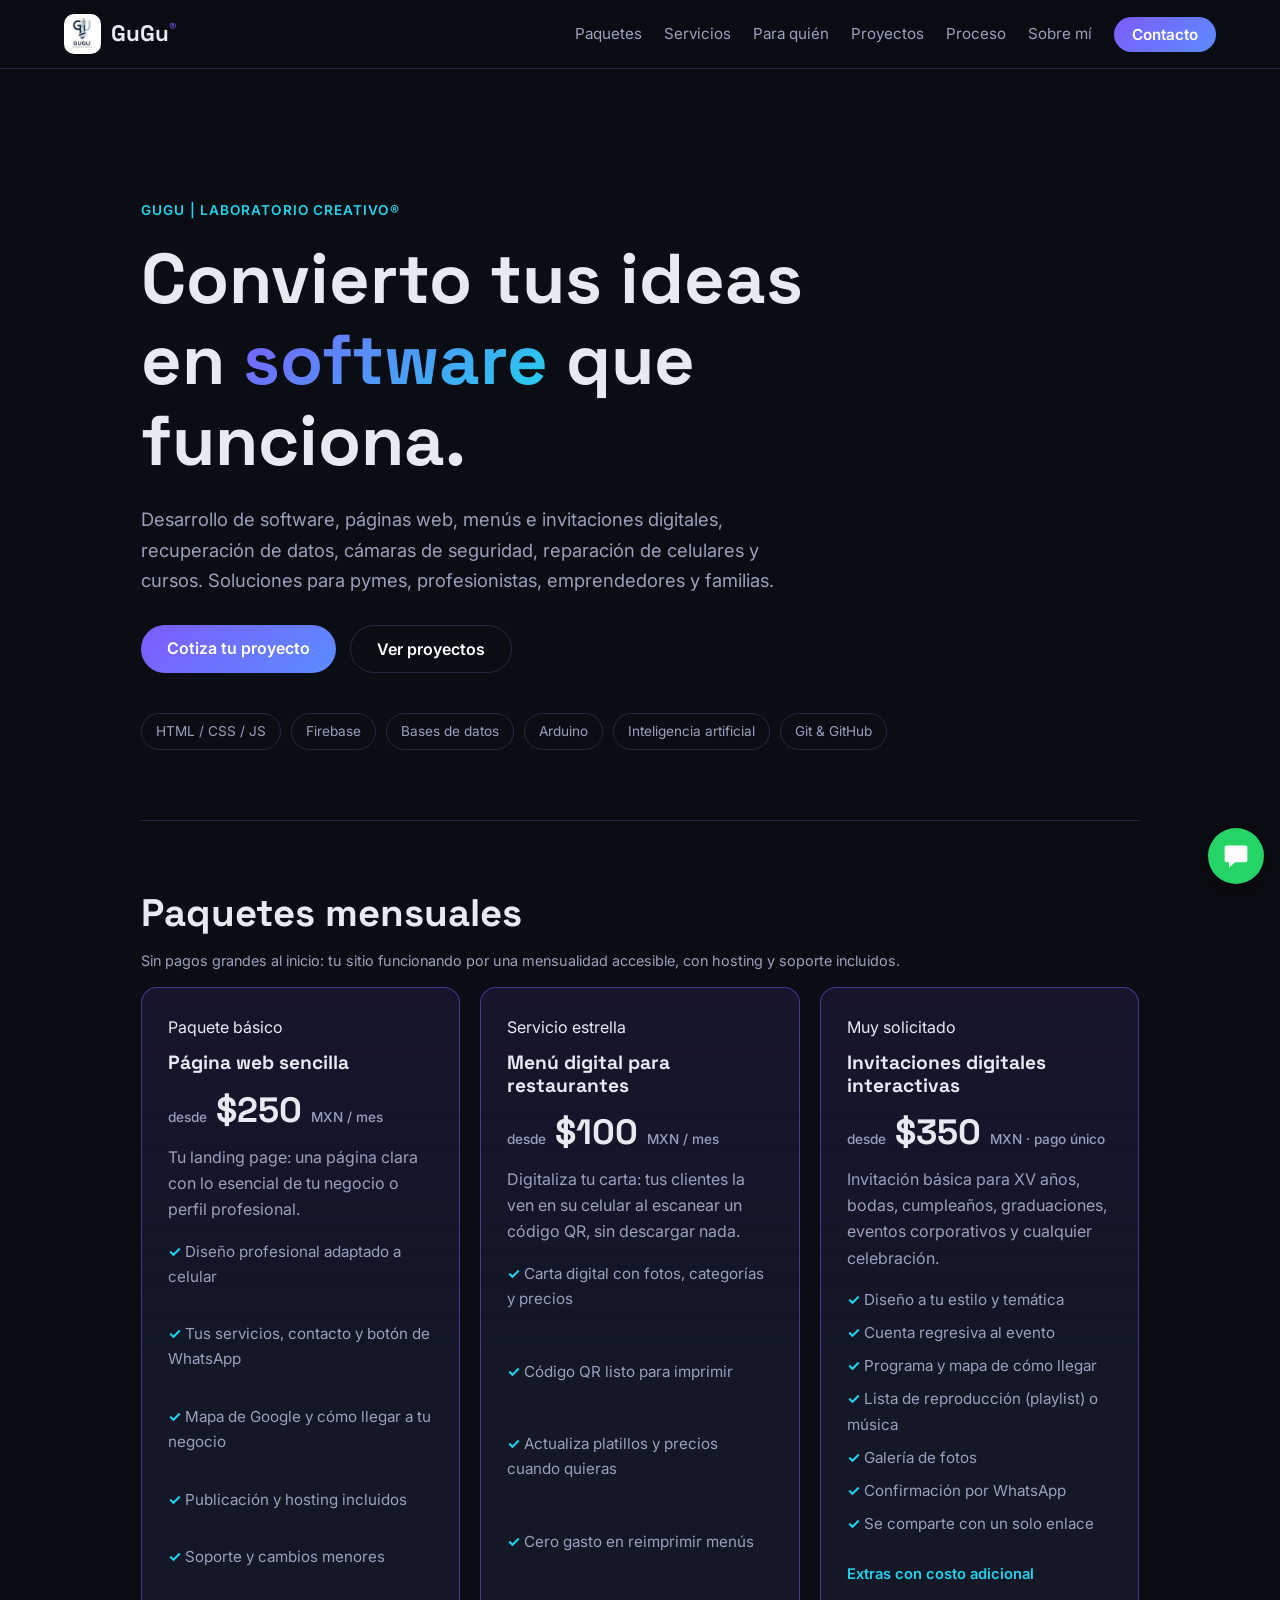
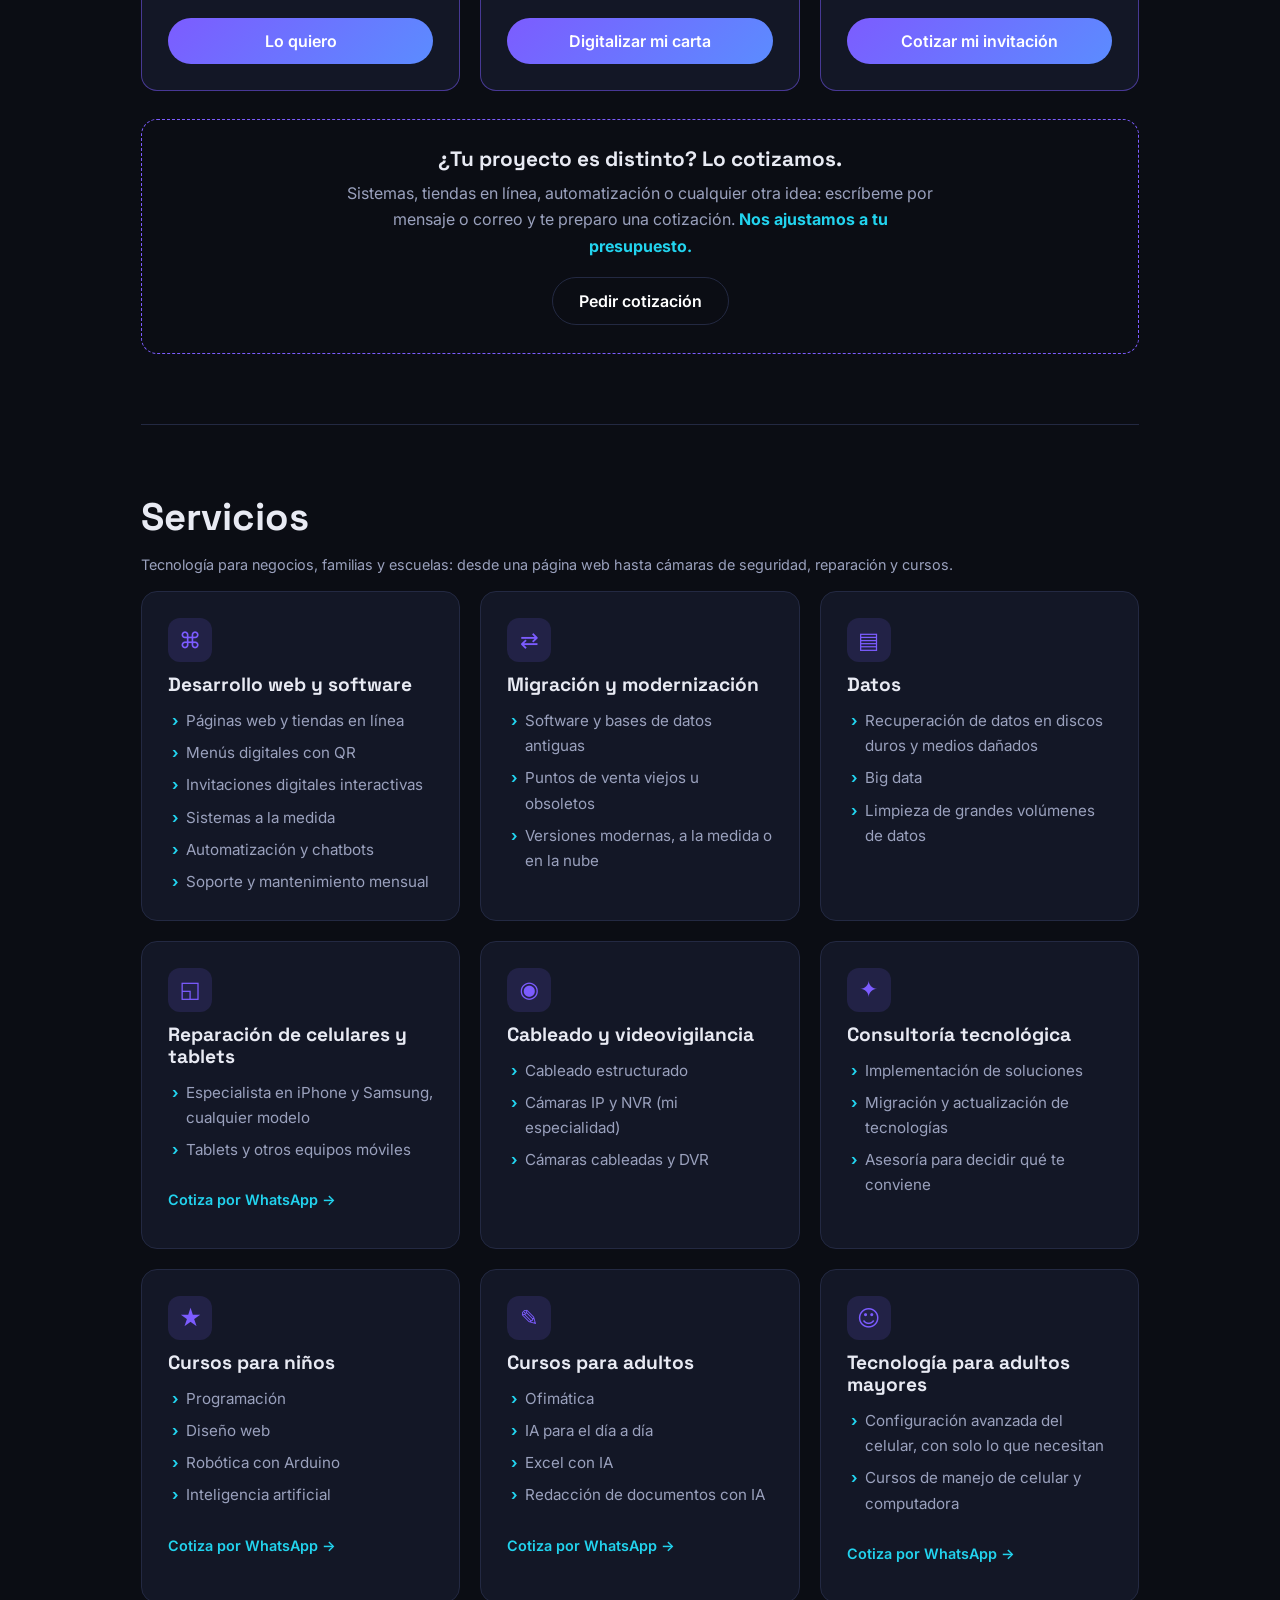
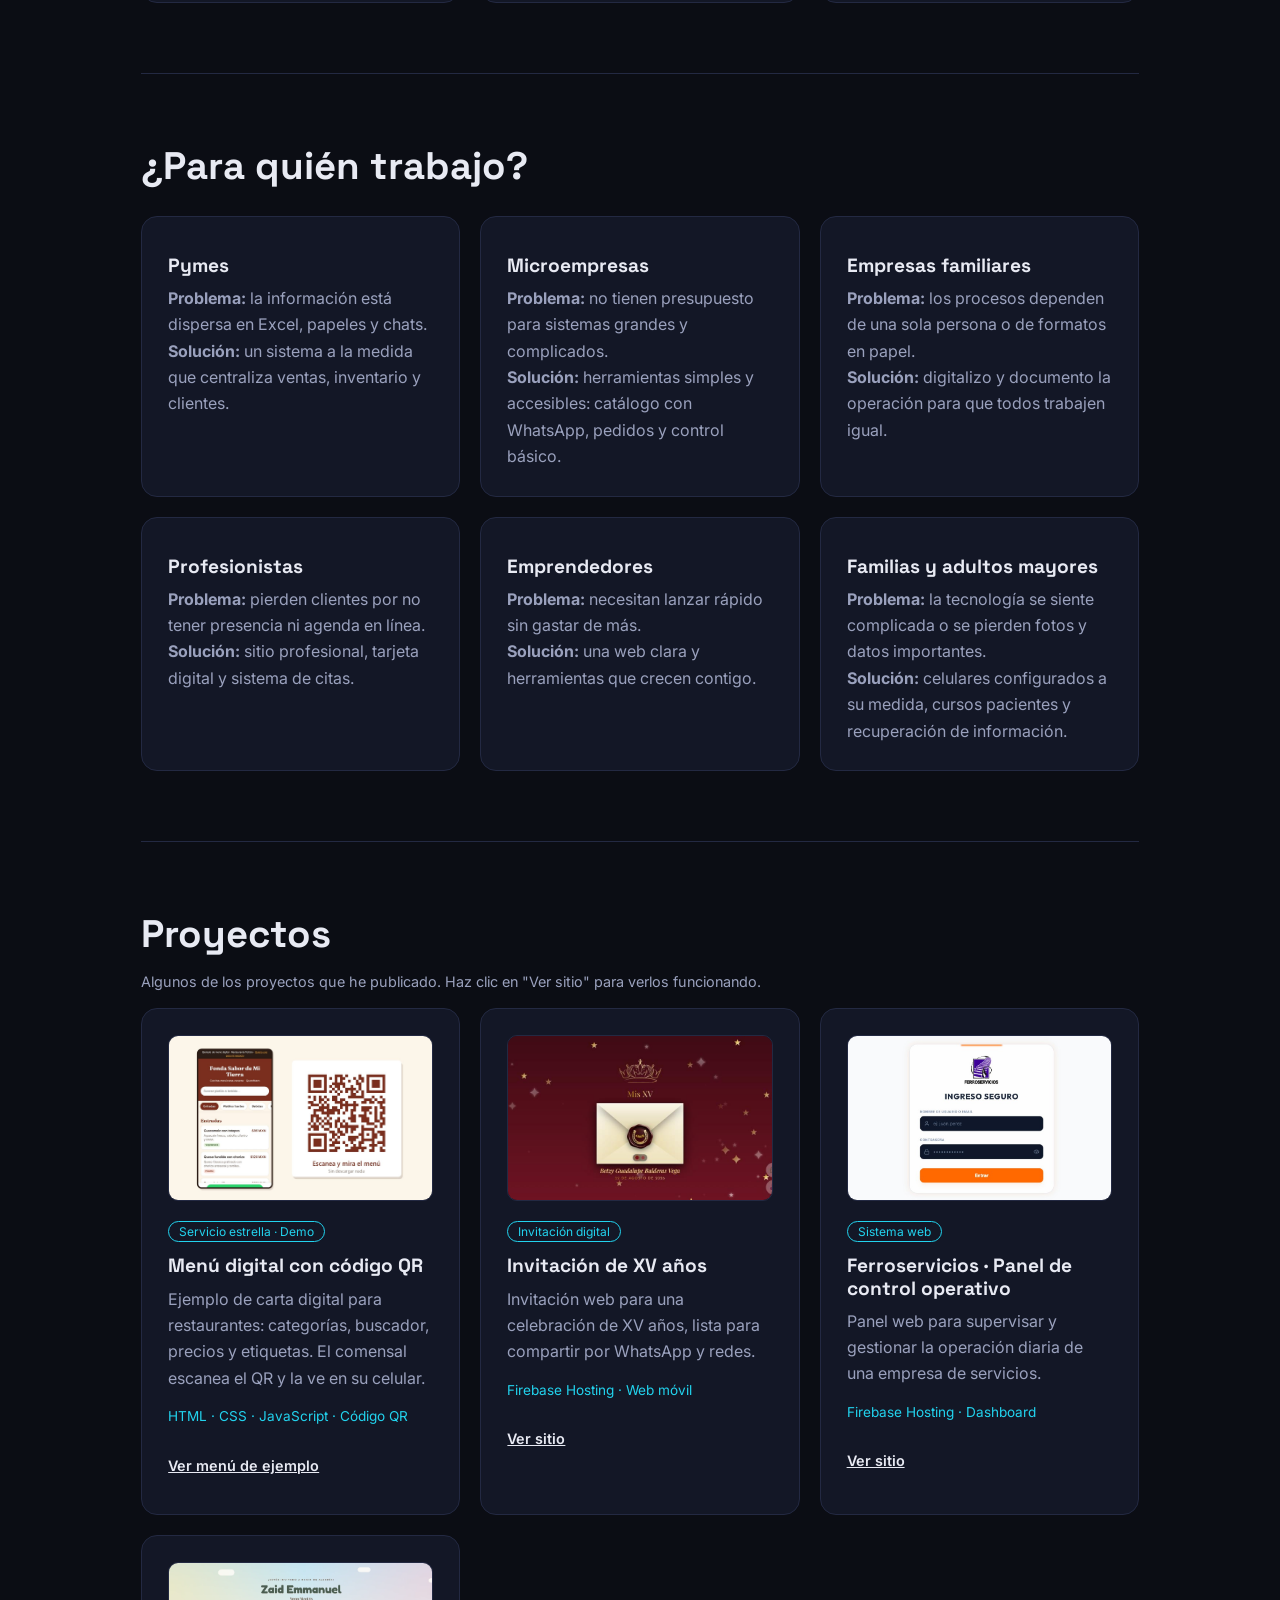
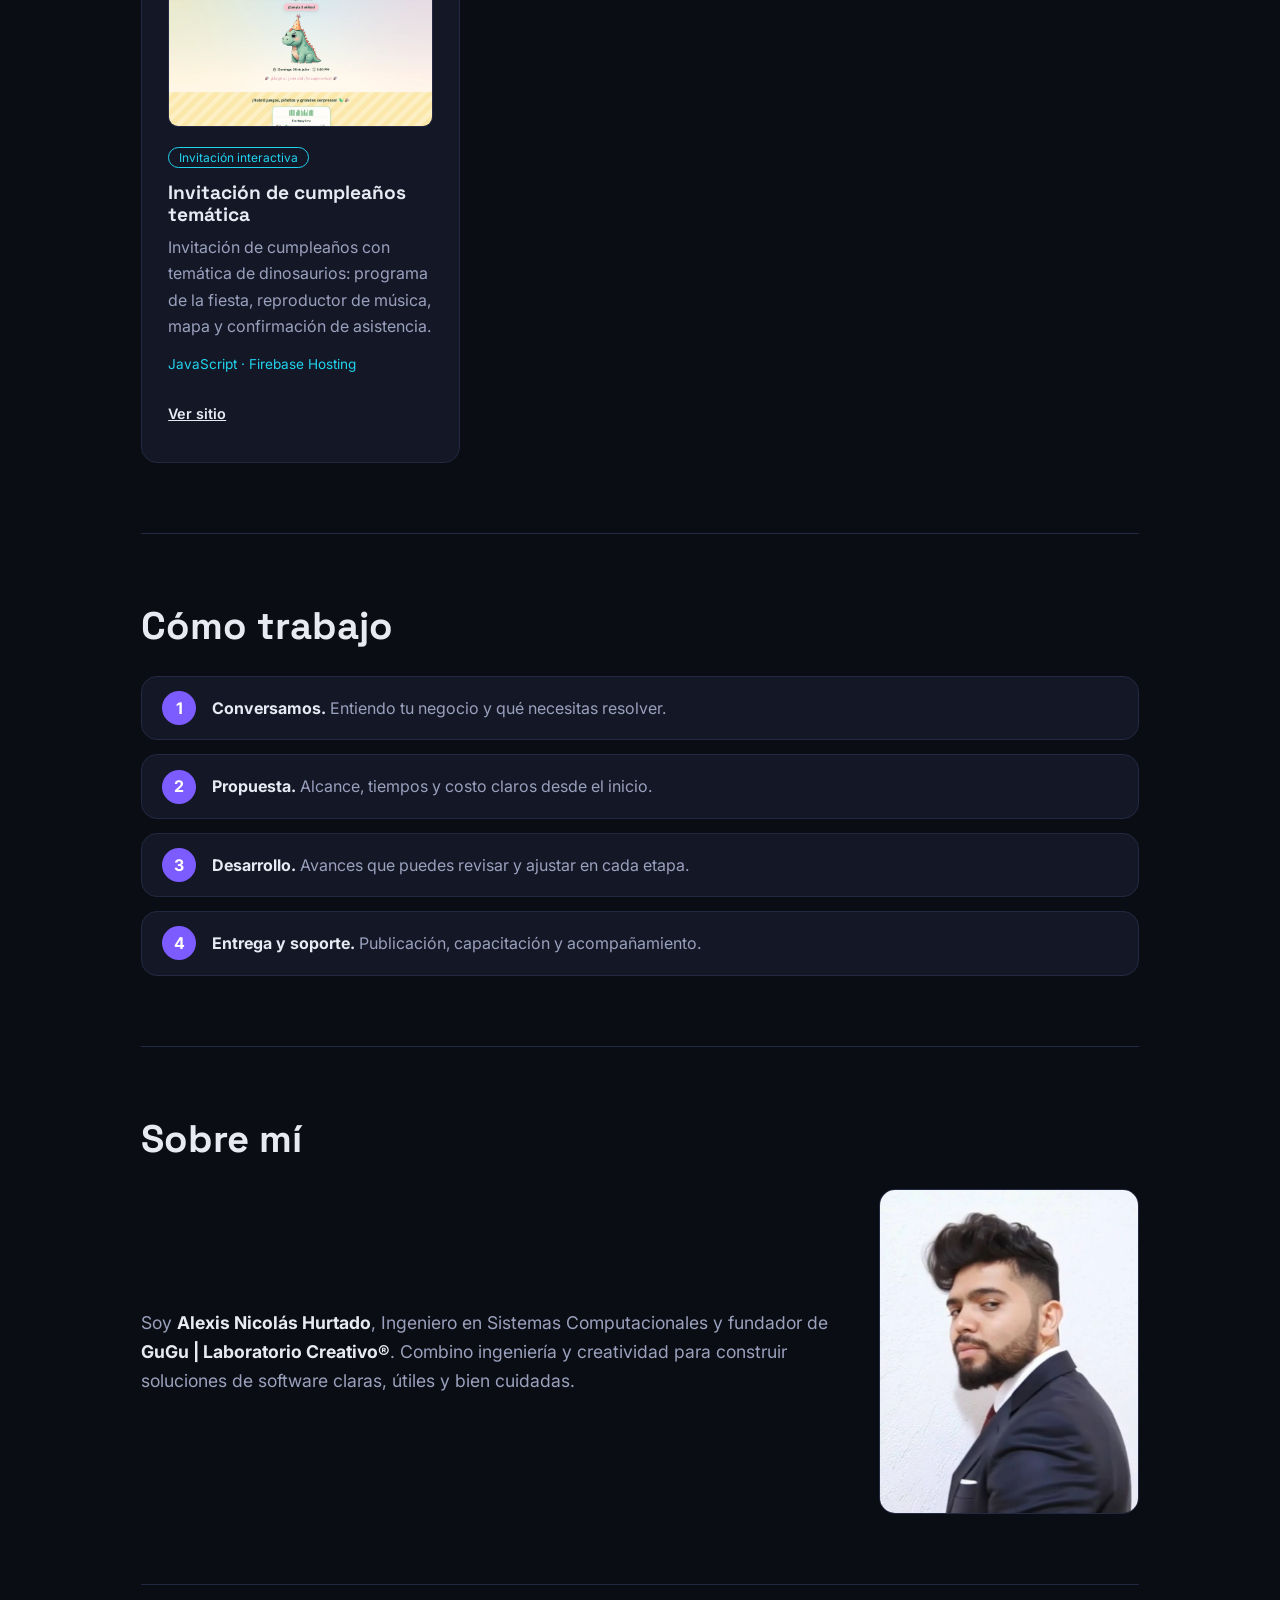
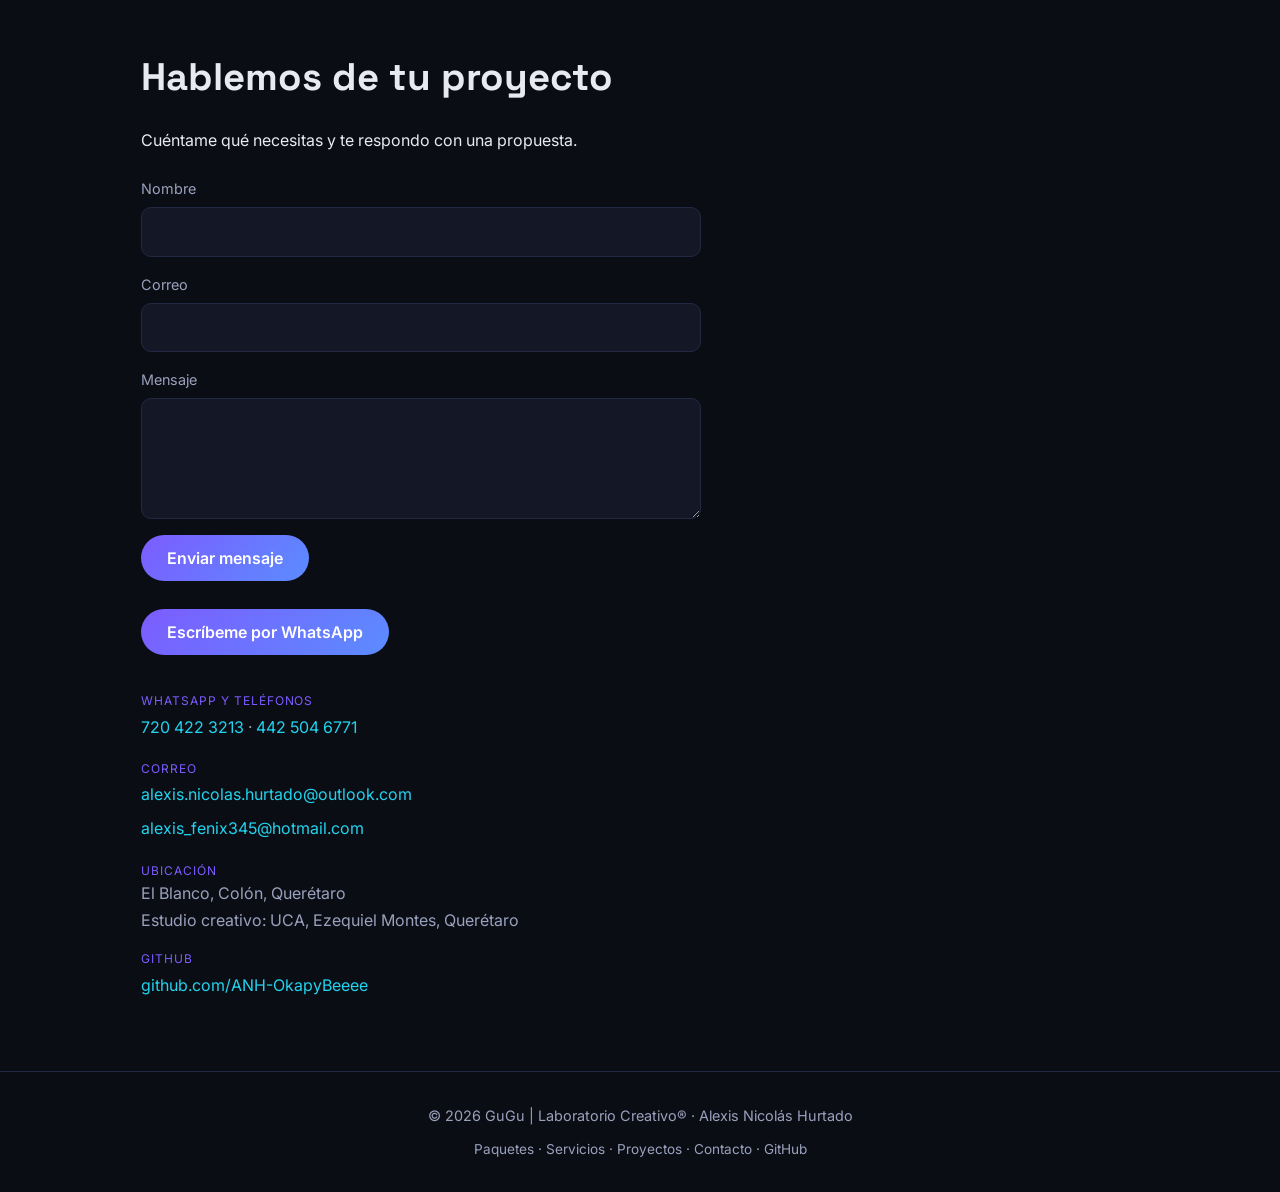
<file: public/index.html>
﻿<!doctype html>
<html lang="es">
<head>
  <meta charset="utf-8">
  <meta name="viewport" content="width=device-width, initial-scale=1">
  <title>GuGu | Laboratorio Creativo® — Desarrollo de software a la medida</title>
  <meta name="description" content="GuGu | Laboratorio Creativo®: desarrollo de sitios web, sistemas a la medida, apps y automatización por Alexis Nicolás Hurtado, Ingeniero en Sistemas Computacionales.">
  <meta name="author" content="Alexis Nicolás Hurtado">
  <meta property="og:title" content="GuGu | Laboratorio Creativo®">
  <meta property="og:description" content="Software a la medida: sitios web, sistemas, apps y automatización.">
  <meta property="og:type" content="website">
  <meta name="theme-color" content="#0b0d14">
  <link rel="canonical" href="https://gugu-lab.web.app/">
  <meta property="og:url" content="https://gugu-lab.web.app/">
  <meta property="og:locale" content="es_MX">
  <meta property="og:site_name" content="GuGu | Laboratorio Creativo®">
  <meta property="og:image" content="https://gugu-lab.web.app/img/og-image.png">
  <meta property="og:image:width" content="1200">
  <meta property="og:image:height" content="630">
  <meta property="og:image:alt" content="Logotipo de GuGu | Laboratorio Creativo">
  <meta name="twitter:card" content="summary_large_image">
  <meta name="twitter:image" content="https://gugu-lab.web.app/img/og-image.png">
  <script type="application/ld+json">
  {
    "@context": "https://schema.org",
    "@type": "ProfessionalService",
    "name": "GuGu | Laboratorio Creativo®",
    "url": "https://gugu-lab.web.app/",
    "logo": "https://gugu-lab.web.app/img/logo.png",
    "image": "https://gugu-lab.web.app/img/og-image.png",
    "founder": { "@type": "Person", "name": "Alexis Nicolás Hurtado" },
    "email": "alexis.nicolas.hurtado@outlook.com",
    "telephone": "+527204223213",
    "areaServed": "Querétaro, México",
    "address": { "@type": "PostalAddress", "addressLocality": "Colón", "addressRegion": "Querétaro", "addressCountry": "MX" },
    "description": "Desarrollo de software, páginas web, menús e invitaciones digitales, recuperación de datos, videovigilancia, reparación de celulares y cursos."
  }
  </script>
  <link rel="icon" type="image/png" href="/favicon.png">
  <link rel="apple-touch-icon" href="/favicon.png">
  <link rel="preconnect" href="https://fonts.googleapis.com">
  <link rel="preconnect" href="https://fonts.gstatic.com" crossorigin>
  <link href="https://fonts.googleapis.com/css2?family=Space+Grotesk:wght@500;700&family=Inter:wght@400;500;600&display=swap" rel="stylesheet">
  <link rel="stylesheet" href="styles.css">
</head>
<body>
  <a class="skip" href="#paquetes">Ir al contenido</a>
  <header class="nav">
    <a class="brand" href="#inicio" aria-label="GuGu Laboratorio Creativo, inicio"><img src="img/logo-sm.png" alt="" width="37" height="40"><span class="brand-text">GuGu<span>®</span></span></a>
    <nav>
      <a class="keep" href="#paquetes">Paquetes</a>
      <a href="#servicios">Servicios</a>
      <a href="#para-quien">Para quién</a>
      <a href="#proyectos">Proyectos</a>
      <a href="#proceso">Proceso</a>
      <a href="#sobre-mi">Sobre mí</a>
      <a class="btn btn-sm" href="#contacto">Contacto</a>
    </nav>
  </header>

  <main>
    <section id="inicio" class="hero">
      <p class="eyebrow">GuGu | Laboratorio Creativo®</p>
      <h1>Convierto tus ideas en <em>software</em> que funciona.</h1>
      <p class="lead">Desarrollo de software, páginas web, menús e invitaciones digitales, recuperación de datos, cámaras de seguridad, reparación de celulares y cursos. Soluciones para pymes, profesionistas, emprendedores y familias.</p>
      <div class="cta">
        <a class="btn" href="#contacto">Cotiza tu proyecto</a>
        <a class="btn btn-ghost" href="#proyectos">Ver proyectos</a>
      </div>
      <ul class="stack" aria-label="Tecnologías">
        <li>HTML / CSS / JS</li><li>Firebase</li><li>Bases de datos</li><li>Arduino</li><li>Inteligencia artificial</li><li>Git &amp; GitHub</li>
      </ul>
    </section>

    <section id="paquetes" class="section">
      <h2>Paquetes mensuales</h2>
      <p class="note">Sin pagos grandes al inicio: tu sitio funcionando por una mensualidad accesible, con hosting y soporte incluidos.</p>
      <div class="grid plans">
        <article class="card plan featured">
          <span class="tag">Paquete básico</span>
          <h3>Página web sencilla</h3>
          <p class="price"><small>desde</small> $250 <small>MXN / mes</small></p>
          <p>Tu landing page: una página clara con lo esencial de tu negocio o perfil profesional.</p>
          <ul>
            <li>Diseño profesional adaptado a celular</li>
            <li>Tus servicios, contacto y botón de WhatsApp</li>
            <li>Mapa de Google y cómo llegar a tu negocio</li>
            <li>Publicación y hosting incluidos</li>
            <li>Soporte y cambios menores</li>
          </ul>
          <a class="btn" href="https://wa.me/527204223213?text=Hola%2C%20me%20interesa%20el%20paquete%20de%20p%C3%A1gina%20web%20sencilla" target="_blank" rel="noopener">Lo quiero</a>
        </article>
        <article class="card plan featured">
          <span class="tag">Servicio estrella</span>
          <h3>Menú digital para restaurantes</h3>
          <p class="price"><small>desde</small> $100 <small>MXN / mes</small></p>
          <p>Digitaliza tu carta: tus clientes la ven en su celular al escanear un código QR, sin descargar nada.</p>
          <ul>
            <li>Carta digital con fotos, categorías y precios</li>
            <li>Código QR listo para imprimir</li>
            <li>Actualiza platillos y precios cuando quieras</li>
            <li>Cero gasto en reimprimir menús</li>
          </ul>
          <a class="btn" href="https://wa.me/527204223213?text=Hola%2C%20quiero%20digitalizar%20la%20carta%20de%20mi%20restaurante%20con%20QR" target="_blank" rel="noopener">Digitalizar mi carta</a>
        </article>
        <article class="card plan featured">
          <span class="tag">Muy solicitado</span>
          <h3>Invitaciones digitales interactivas</h3>
          <p class="price"><small>desde</small> $350 <small>MXN · pago único</small></p>
          <p>Invitación básica para XV años, bodas, cumpleaños, graduaciones, eventos corporativos y cualquier celebración.</p>
          <ul>
            <li>Diseño a tu estilo y temática</li>
            <li>Cuenta regresiva al evento</li>
            <li>Programa y mapa de cómo llegar</li>
            <li>Lista de reproducción (playlist) o música</li>
            <li>Galería de fotos</li>
            <li>Confirmación por WhatsApp</li>
            <li>Se comparte con un solo enlace</li>
          </ul>
          <details class="extras">
            <summary>Extras con costo adicional</summary>
            <ul>
              <li>QR único para cada invitado</li>
              <li>Lista de invitados y control de asistencia</li>
              <li>Pases personalizados con número de personas</li>
              <li>Confirmación de asistencia en línea con panel de administración</li>
              <li>Mesa de regalos y datos bancarios</li>
              <li>Minijuegos y experiencias interactivas</li>
              <li>Dominio propio y animaciones a la medida</li>
            </ul>
          </details>
          <a class="btn" href="https://wa.me/527204223213?text=Hola%2C%20quiero%20cotizar%20una%20invitaci%C3%B3n%20digital" target="_blank" rel="noopener">Cotizar mi invitación</a>
        </article>
      </div>
      <div class="budget">
        <h3>¿Tu proyecto es distinto? Lo cotizamos.</h3>
        <p>Sistemas, tiendas en línea, automatización o cualquier otra idea: escríbeme por mensaje o correo y te preparo una cotización. <strong>Nos ajustamos a tu presupuesto.</strong></p>
        <a class="btn btn-ghost" href="#contacto">Pedir cotización</a>
      </div>
    </section>

    <section id="servicios" class="section">
      <h2>Servicios</h2>
      <p class="note">Tecnología para negocios, familias y escuelas: desde una página web hasta cámaras de seguridad, reparación y cursos.</p>
      <div class="grid">
        <article class="card">
          <div class="icon">⌘</div>
          <h3>Desarrollo web y software</h3>
          <ul class="list">
            <li>Páginas web y tiendas en línea</li>
            <li>Menús digitales con QR</li>
            <li>Invitaciones digitales interactivas</li>
            <li>Sistemas a la medida</li>
            <li>Automatización y chatbots</li>
            <li>Soporte y mantenimiento mensual</li>
          </ul>
        </article>
        <article class="card">
          <div class="icon">⇄</div>
          <h3>Migración y modernización</h3>
          <ul class="list">
            <li>Software y bases de datos antiguas</li>
            <li>Puntos de venta viejos u obsoletos</li>
            <li>Versiones modernas, a la medida o en la nube</li>
          </ul>
        </article>
        <article class="card">
          <div class="icon">▤</div>
          <h3>Datos</h3>
          <ul class="list">
            <li>Recuperación de datos en discos duros y medios dañados</li>
            <li>Big data</li>
            <li>Limpieza de grandes volúmenes de datos</li>
          </ul>
        </article>
        <article class="card">
          <div class="icon">◱</div>
          <h3>Reparación de celulares y tablets</h3>
          <ul class="list">
            <li>Especialista en iPhone y Samsung, cualquier modelo</li>
            <li>Tablets y otros equipos móviles</li>
          </ul>
          <a class="quote" href="https://wa.me/527204223213?text=Hola%2C%20quiero%20cotizar%20la%20reparaci%C3%B3n%20de%20mi%20equipo" target="_blank" rel="noopener">Cotiza por WhatsApp →</a>
        </article>
        <article class="card">
          <div class="icon">◉</div>
          <h3>Cableado y videovigilancia</h3>
          <ul class="list">
            <li>Cableado estructurado</li>
            <li>Cámaras IP y NVR (mi especialidad)</li>
            <li>Cámaras cableadas y DVR</li>
          </ul>
        </article>
        <article class="card">
          <div class="icon">✦</div>
          <h3>Consultoría tecnológica</h3>
          <ul class="list">
            <li>Implementación de soluciones</li>
            <li>Migración y actualización de tecnologías</li>
            <li>Asesoría para decidir qué te conviene</li>
          </ul>
        </article>
        <article class="card">
          <div class="icon">★</div>
          <h3>Cursos para niños</h3>
          <ul class="list">
            <li>Programación</li>
            <li>Diseño web</li>
            <li>Robótica con Arduino</li>
            <li>Inteligencia artificial</li>
          </ul>
          <a class="quote" href="https://wa.me/527204223213?text=Hola%2C%20quiero%20informes%20de%20los%20cursos%20para%20ni%C3%B1os" target="_blank" rel="noopener">Cotiza por WhatsApp →</a>
        </article>
        <article class="card">
          <div class="icon">✎</div>
          <h3>Cursos para adultos</h3>
          <ul class="list">
            <li>Ofimática</li>
            <li>IA para el día a día</li>
            <li>Excel con IA</li>
            <li>Redacción de documentos con IA</li>
          </ul>
          <a class="quote" href="https://wa.me/527204223213?text=Hola%2C%20quiero%20informes%20de%20los%20cursos%20para%20adultos" target="_blank" rel="noopener">Cotiza por WhatsApp →</a>
        </article>
        <article class="card">
          <div class="icon">☺</div>
          <h3>Tecnología para adultos mayores</h3>
          <ul class="list">
            <li>Configuración avanzada del celular, con solo lo que necesitan</li>
            <li>Cursos de manejo de celular y computadora</li>
          </ul>
          <a class="quote" href="https://wa.me/527204223213?text=Hola%2C%20quiero%20informes%20para%20un%20adulto%20mayor" target="_blank" rel="noopener">Cotiza por WhatsApp →</a>
        </article>
      </div>
    </section>

    <section id="para-quien" class="section">
      <h2>¿Para quién trabajo?</h2>
      <div class="grid">
        <article class="card">
          <h3>Pymes</h3>
          <p class="who"><strong>Problema:</strong> la información está dispersa en Excel, papeles y chats.</p>
          <p><strong>Solución:</strong> un sistema a la medida que centraliza ventas, inventario y clientes.</p>
        </article>
        <article class="card">
          <h3>Microempresas</h3>
          <p class="who"><strong>Problema:</strong> no tienen presupuesto para sistemas grandes y complicados.</p>
          <p><strong>Solución:</strong> herramientas simples y accesibles: catálogo con WhatsApp, pedidos y control básico.</p>
        </article>
        <article class="card">
          <h3>Empresas familiares</h3>
          <p class="who"><strong>Problema:</strong> los procesos dependen de una sola persona o de formatos en papel.</p>
          <p><strong>Solución:</strong> digitalizo y documento la operación para que todos trabajen igual.</p>
        </article>
        <article class="card">
          <h3>Profesionistas</h3>
          <p class="who"><strong>Problema:</strong> pierden clientes por no tener presencia ni agenda en línea.</p>
          <p><strong>Solución:</strong> sitio profesional, tarjeta digital y sistema de citas.</p>
        </article>
        <article class="card">
          <h3>Emprendedores</h3>
          <p class="who"><strong>Problema:</strong> necesitan lanzar rápido sin gastar de más.</p>
          <p><strong>Solución:</strong> una web clara y herramientas que crecen contigo.</p>
        </article>
        <article class="card">
          <h3>Familias y adultos mayores</h3>
          <p class="who"><strong>Problema:</strong> la tecnología se siente complicada o se pierden fotos y datos importantes.</p>
          <p><strong>Solución:</strong> celulares configurados a su medida, cursos pacientes y recuperación de información.</p>
        </article>
      </div>
    </section>

    <section id="proyectos" class="section">
      <h2>Proyectos</h2>
      <p class="note">Algunos de los proyectos que he publicado. Haz clic en "Ver sitio" para verlos funcionando.</p>
      <div class="grid">
        <article class="card project">
          <img class="thumb" src="img/proyecto-menu-qr.jpg" alt="Menú digital de un restaurante visto en el celular junto a su código QR" width="1200" height="750" loading="lazy">
          <span class="tag">Servicio estrella · Demo</span>
          <h3>Menú digital con código QR</h3>
          <p>Ejemplo de carta digital para restaurantes: categorías, buscador, precios y etiquetas. El comensal escanea el QR y la ve en su celular.</p>
          <p class="tech">HTML · CSS · JavaScript · Código QR</p>
          <div class="links"><a href="demo/menu/" target="_blank" rel="noopener">Ver menú de ejemplo</a></div>
        </article>
        <article class="card project">
          <img class="thumb" src="img/proyecto-invitacion-xv.jpg" alt="Invitación digital de XV años con sobre y sello dorado" width="800" height="450" loading="lazy">
          <span class="tag">Invitación digital</span>
          <h3>Invitación de XV años</h3>
          <p>Invitación web para una celebración de XV años, lista para compartir por WhatsApp y redes.</p>
          <p class="tech">Firebase Hosting · Web móvil</p>
          <div class="links"><a href="https://misxv-betzylupita-gugulab.web.app/" target="_blank" rel="noopener">Ver sitio</a></div>
        </article>
        <article class="card project">
          <img class="thumb" src="img/proyecto-ferroservicios.jpg" alt="Pantalla de ingreso seguro del panel de control operativo de Ferroservicios" width="815" height="509" loading="lazy">
          <span class="tag">Sistema web</span>
          <h3>Ferroservicios · Panel de control operativo</h3>
          <p>Panel web para supervisar y gestionar la operación diaria de una empresa de servicios.</p>
          <p class="tech">Firebase Hosting · Dashboard</p>
          <div class="links"><a href="https://sio-fs-tk.web.app/" target="_blank" rel="noopener">Ver sitio</a></div>
        </article>
        <article class="card project">
          <img class="thumb" src="img/proyecto-invitacion-cumple-dino.webp" alt="Invitación digital de cumpleaños con temática de dinosaurios" width="1895" height="902" loading="lazy">
          <span class="tag">Invitación interactiva</span>
          <h3>Invitación de cumpleaños temática</h3>
          <p>Invitación de cumpleaños con temática de dinosaurios: programa de la fiesta, reproductor de música, mapa y confirmación de asistencia.</p>
          <p class="tech">JavaScript · Firebase Hosting</p>
          <div class="links"><a href="https://mi-2do-cumple-zaid-gugulab.web.app/" target="_blank" rel="noopener">Ver sitio</a></div>
        </article>
      </div>
    </section>

    <section id="proceso" class="section">
      <h2>Cómo trabajo</h2>
      <ol class="steps">
        <li><strong>Conversamos.</strong> Entiendo tu negocio y qué necesitas resolver.</li>
        <li><strong>Propuesta.</strong> Alcance, tiempos y costo claros desde el inicio.</li>
        <li><strong>Desarrollo.</strong> Avances que puedes revisar y ajustar en cada etapa.</li>
        <li><strong>Entrega y soporte.</strong> Publicación, capacitación y acompañamiento.</li>
      </ol>
    </section>

    <section id="sobre-mi" class="section about">
      <h2>Sobre mí</h2>
      <img class="about-photo" src="img/alexis-nicolas-hurtado.webp" alt="Alexis Nicolás Hurtado, Ingeniero en Sistemas Computacionales y fundador de GuGu | Laboratorio Creativo" width="827" height="911" loading="lazy">
      <p>Soy <strong>Alexis Nicolás Hurtado</strong>, Ingeniero en Sistemas Computacionales y fundador de <strong>GuGu | Laboratorio Creativo®</strong>. Combino ingeniería y creatividad para construir soluciones de software claras, útiles y bien cuidadas.</p>
    </section>

    <section id="contacto" class="section contact">
      <h2>Hablemos de tu proyecto</h2>
      <p>Cuéntame qué necesitas y te respondo con una propuesta.</p>
      <form id="form">
        <label>Nombre<input name="nombre" required autocomplete="name"></label>
        <label>Correo<input name="correo" type="email" required autocomplete="email"></label>
        <label>Mensaje<textarea name="mensaje" rows="4" required></textarea></label>
        <button class="btn" type="submit">Enviar mensaje</button>
      </form>
      <p class="wa"><a class="btn" href="https://wa.me/527204223213?text=Hola%2C%20quiero%20cotizar%20un%20proyecto" target="_blank" rel="noopener">Escríbeme por WhatsApp</a></p>
      <ul class="info">
        <li><span>WhatsApp y teléfonos</span>
          <a href="https://wa.me/527204223213" target="_blank" rel="noopener">720 422 3213</a> · <a href="https://wa.me/524425046771" target="_blank" rel="noopener">442 504 6771</a></li>
        <li><span>Correo</span>
          <a id="mail" href="mailto:alexis.nicolas.hurtado@outlook.com">alexis.nicolas.hurtado@outlook.com</a><br>
          <a href="mailto:alexis_fenix345@hotmail.com">alexis_fenix345@hotmail.com</a></li>
        <li><span>Ubicación</span> El Blanco, Colón, Querétaro<br>Estudio creativo: UCA, Ezequiel Montes, Querétaro</li>
        <li><span>GitHub</span> <a href="https://github.com/ANH-OkapyBeeee" target="_blank" rel="noopener">github.com/ANH-OkapyBeeee</a></li>
      </ul>
    </section>
  </main>

  <footer>
    <p>© <span id="year"></span> GuGu | Laboratorio Creativo® · Alexis Nicolás Hurtado</p>
    <p class="foot-links"><a href="#paquetes">Paquetes</a> · <a href="#servicios">Servicios</a> · <a href="#proyectos">Proyectos</a> · <a href="#contacto">Contacto</a> · <a href="https://github.com/ANH-OkapyBeeee" target="_blank" rel="noopener">GitHub</a></p>
  </footer>

  <a class="wa-float" href="https://wa.me/527204223213?text=Hola%2C%20quiero%20informes" target="_blank" rel="noopener" aria-label="Escríbeme por WhatsApp">
    <svg viewBox="0 0 32 32" width="28" height="28" aria-hidden="true"><path fill="currentColor" d="M5 4h22a2 2 0 0 1 2 2v15a2 2 0 0 1-2 2H15l-7 6v-6H5a2 2 0 0 1-2-2V6a2 2 0 0 1 2-2z"/></svg>
  </a>
  <script src="script.js"></script>
</body>
</html>
</file>
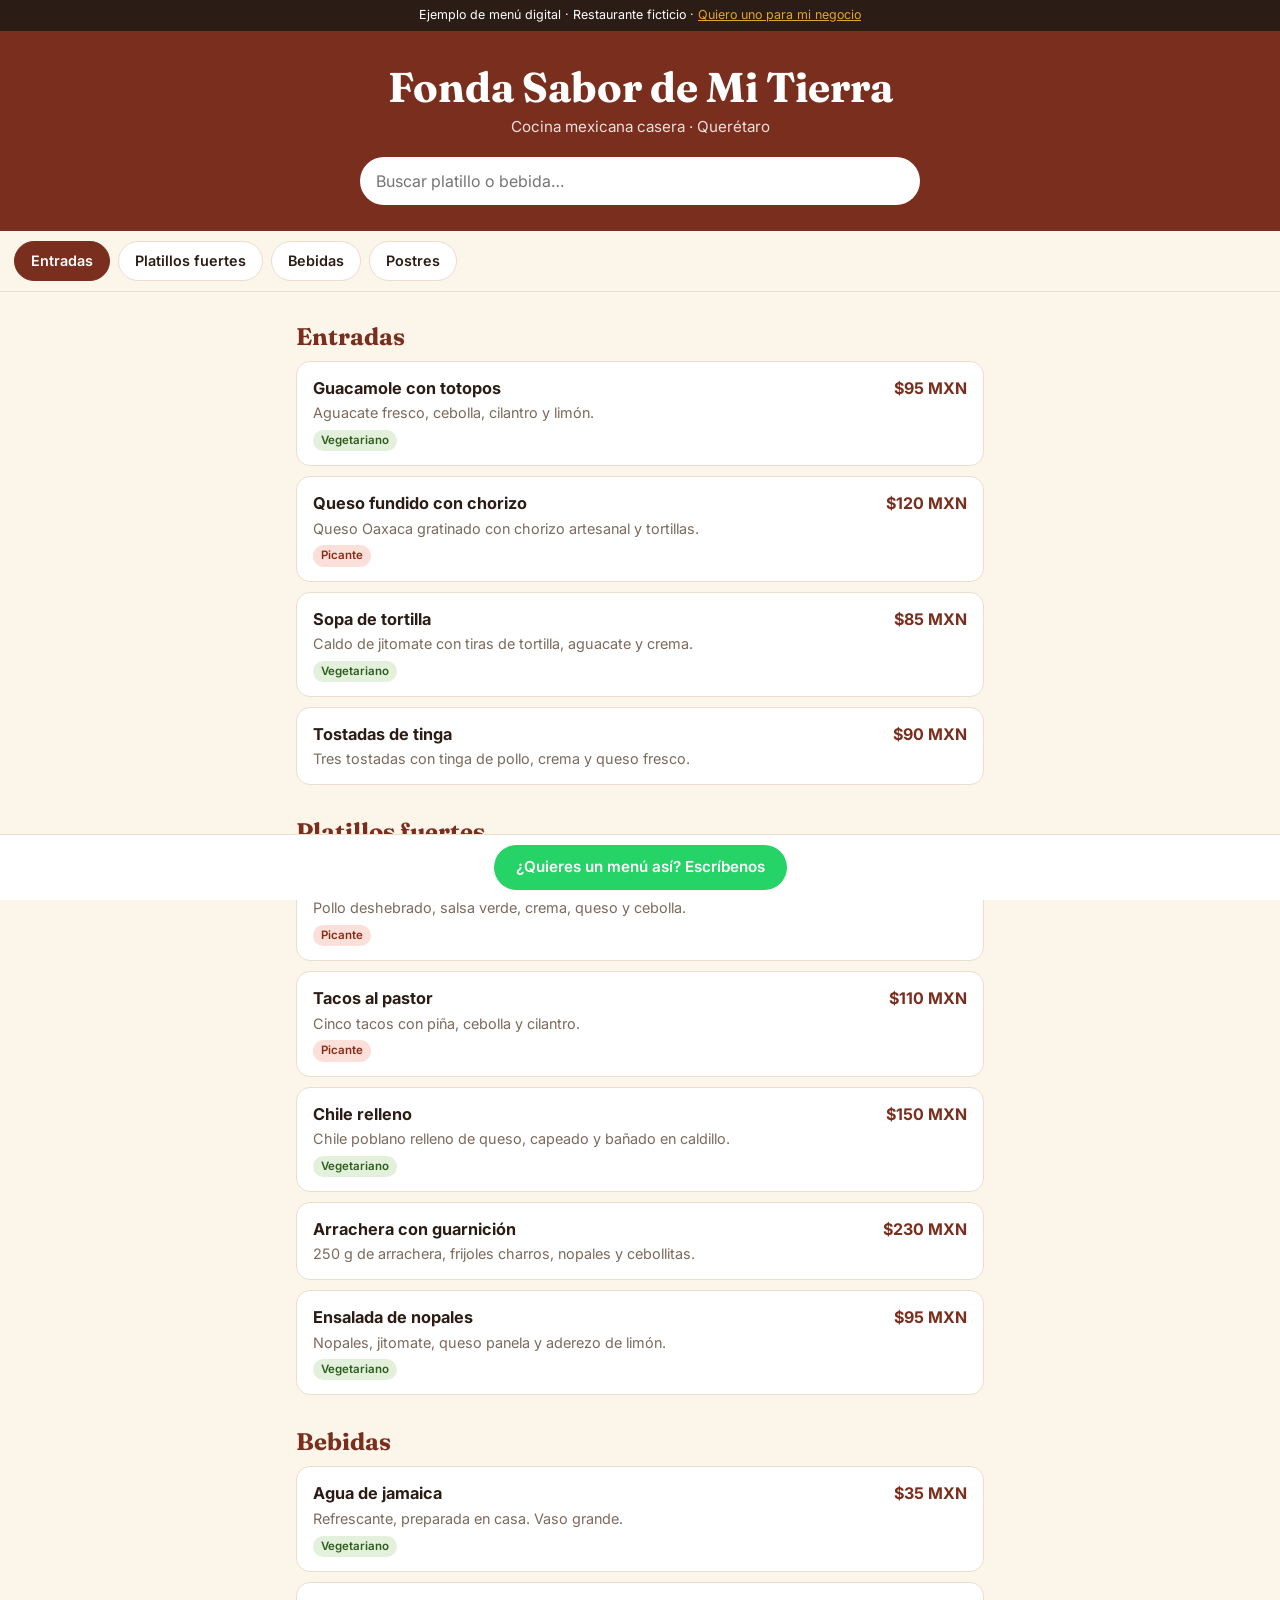
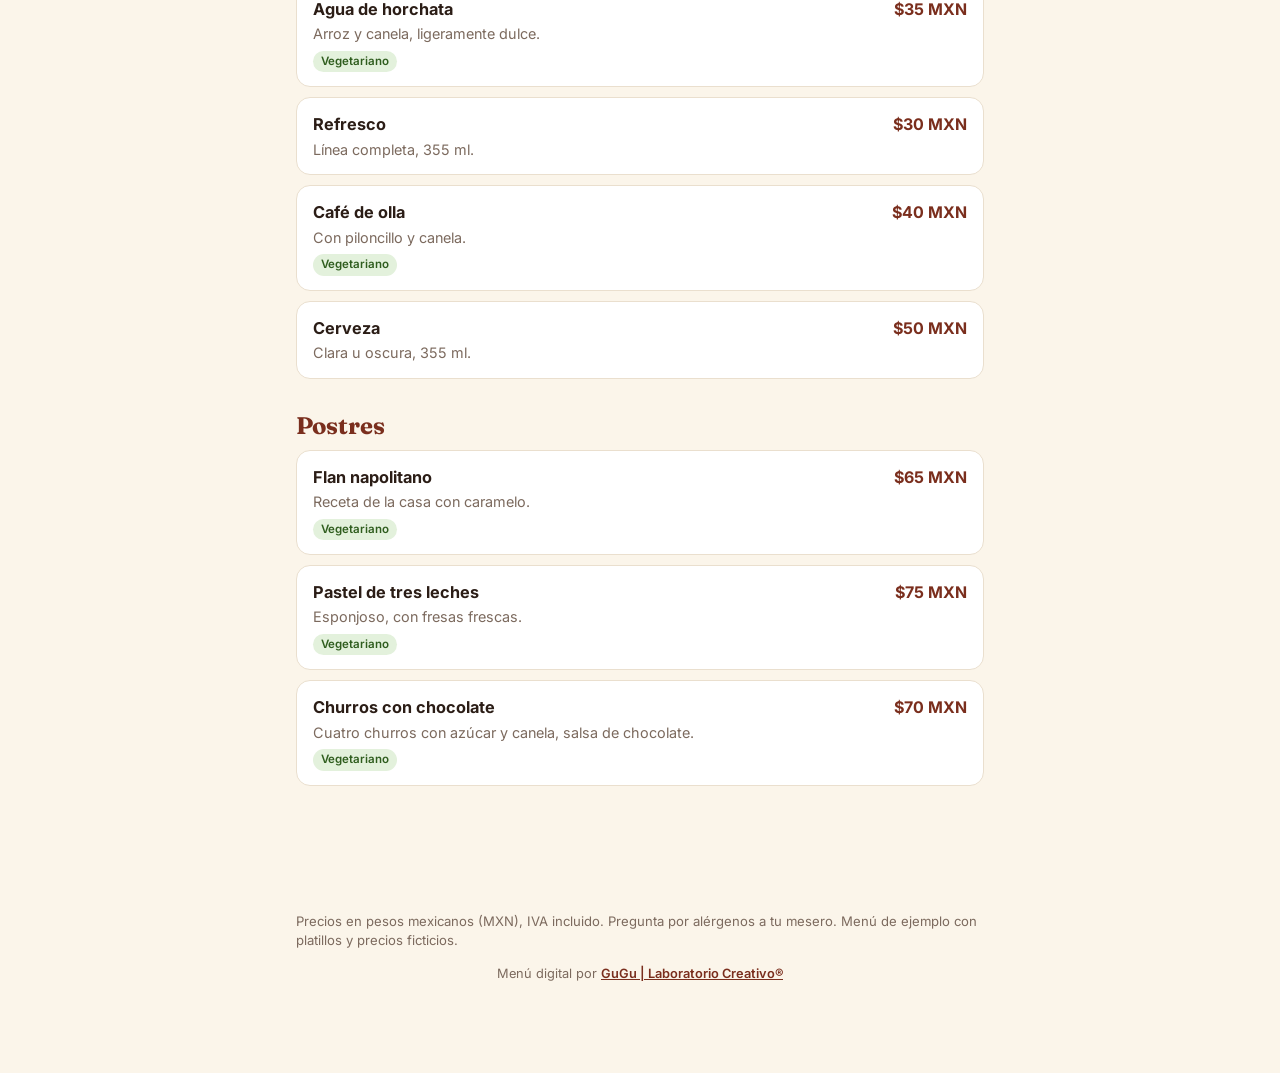
<file: public/demo/menu/index.html>
﻿<!doctype html>
<html lang="es">
<head>
  <meta charset="utf-8">
  <meta name="viewport" content="width=device-width, initial-scale=1">
  <meta name="robots" content="noindex">
  <title>Menú · Fonda Sabor de Mi Tierra (demo)</title>
  <meta name="description" content="Ejemplo de menú digital con código QR creado por GuGu | Laboratorio Creativo®. Restaurante ficticio.">
  <meta name="theme-color" content="#7a2e1d">
  <link rel="preconnect" href="https://fonts.googleapis.com">
  <link rel="preconnect" href="https://fonts.gstatic.com" crossorigin>
  <link href="https://fonts.googleapis.com/css2?family=Fraunces:wght@600;700&family=Inter:wght@400;500;600&display=swap" rel="stylesheet">
  <style>
    :root { --bg:#fbf5ea; --card:#fff; --ink:#2b1d16; --muted:#7c6a5e; --brand:#7a2e1d; --accent:#e0a526; --line:#eadfce; }
    * { box-sizing: border-box; }
    html { scroll-behavior: smooth; }
    body { margin:0; background:var(--bg); color:var(--ink); font:400 1rem/1.5 "Inter", system-ui, sans-serif; }
    .demo-bar { background:#2b1d16; color:#fff; text-align:center; font-size:.78rem; padding:6px 12px; }
    .demo-bar a { color:var(--accent); }
    header.hero { background:var(--brand); color:#fff; text-align:center; padding:34px 16px 26px; }
    header.hero h1 { font:700 clamp(1.8rem,7vw,2.6rem)/1.1 "Fraunces", serif; margin:0 0 6px; }
    header.hero p { margin:0; opacity:.85; font-size:.95rem; }
    .search { max-width:560px; margin:18px auto 0; }
    .search input { width:100%; padding:12px 16px; border-radius:999px; border:0; font:inherit; background:#fff; color:var(--ink); }
    .search input:focus-visible { outline:3px solid var(--accent); }
    nav.cats { position:sticky; top:0; z-index:5; background:var(--bg); border-bottom:1px solid var(--line); display:flex; gap:8px; overflow-x:auto; padding:10px 14px; scrollbar-width:none; }
    nav.cats::-webkit-scrollbar { display:none; }
    nav.cats a { flex:none; padding:8px 16px; border-radius:999px; border:1px solid var(--line); background:#fff; color:var(--ink); text-decoration:none; font-weight:600; font-size:.9rem; }
    nav.cats a.on { background:var(--brand); border-color:var(--brand); color:#fff; }
    main, .wrap { max-width:720px; margin:0 auto; padding:0 16px; } main { max-width:720px; margin:0 auto; padding:8px 16px 90px; }
    section { scroll-margin-top:64px; padding-top:22px; }
    section h2 { font:700 1.5rem "Fraunces", serif; color:var(--brand); margin:0 0 10px; }
    .item { display:flex; justify-content:space-between; gap:16px; background:var(--card); border:1px solid var(--line); border-radius:14px; padding:14px 16px; margin-bottom:10px; }
    .item h3 { margin:0 0 2px; font-size:1.02rem; }
    .item p { margin:0; color:var(--muted); font-size:.9rem; }
    .price { font-weight:700; color:var(--brand); white-space:nowrap; }
    .tag { display:inline-block; margin-top:6px; margin-right:4px; font-size:.72rem; font-weight:600; padding:2px 8px; border-radius:999px; background:#f3e8cf; color:#6b4a12; }
    .tag.v { background:#e3f1dc; color:#2f5d1e; }
    .tag.p { background:#fbe0d9; color:#8a2a15; }
    .empty { display:none; text-align:center; color:var(--muted); padding:40px 0; }
    .note { color:var(--muted); font-size:.82rem; margin-top:26px; }
    .cta { position:fixed; left:0; right:0; bottom:0; background:#fff; border-top:1px solid var(--line); padding:10px 16px; display:flex; justify-content:center; }
    .cta a { background:#25d366; color:#fff; font-weight:600; text-decoration:none; padding:11px 22px; border-radius:999px; font-size:.95rem; }
    footer { text-align:center; font-size:.8rem; color:var(--muted); padding:0 16px 90px; }
    footer a { color:var(--brand); font-weight:600; }
  </style>
</head>
<body>
  <div class="demo-bar">Ejemplo de menú digital · Restaurante ficticio · <a href="https://gugu-lab.web.app/#paquetes">Quiero uno para mi negocio</a></div>

  <header class="hero">
    <h1>Fonda Sabor de Mi Tierra</h1>
    <p>Cocina mexicana casera · Querétaro</p>
    <div class="search"><input id="q" type="search" placeholder="Buscar platillo o bebida…" aria-label="Buscar en el menú"></div>
  </header>

  <nav class="cats" id="cats" aria-label="Categorías del menú"></nav>

  <main id="menu"></main>
  <p class="empty" id="empty">No encontramos ese platillo. Prueba con otra palabra.</p>

  <div class="wrap">
    <p class="note">Precios en pesos mexicanos (MXN), IVA incluido. Pregunta por alérgenos a tu mesero. Menú de ejemplo con platillos y precios ficticios.</p>
  </div>

  <div class="cta"><a href="https://wa.me/527204223213?text=Hola%2C%20vi%20el%20men%C3%BA%20digital%20de%20ejemplo%20y%20quiero%20uno%20para%20mi%20restaurante" target="_blank" rel="noopener">¿Quieres un menú así? Escríbenos</a></div>
  <footer>Menú digital por <a href="https://gugu-lab.web.app/">GuGu | Laboratorio Creativo®</a></footer>

  <script>
    const MENU = [
      { id: 'entradas', nombre: 'Entradas', items: [
        ['Guacamole con totopos', 'Aguacate fresco, cebolla, cilantro y limón.', 95, ['v']],
        ['Queso fundido con chorizo', 'Queso Oaxaca gratinado con chorizo artesanal y tortillas.', 120, ['p']],
        ['Sopa de tortilla', 'Caldo de jitomate con tiras de tortilla, aguacate y crema.', 85, ['v']],
        ['Tostadas de tinga', 'Tres tostadas con tinga de pollo, crema y queso fresco.', 90, []]
      ]},
      { id: 'platillos', nombre: 'Platillos fuertes', items: [
        ['Enchiladas verdes', 'Pollo deshebrado, salsa verde, crema, queso y cebolla.', 140, ['p']],
        ['Tacos al pastor', 'Cinco tacos con piña, cebolla y cilantro.', 110, ['p']],
        ['Chile relleno', 'Chile poblano relleno de queso, capeado y bañado en caldillo.', 150, ['v']],
        ['Arrachera con guarnición', '250 g de arrachera, frijoles charros, nopales y cebollitas.', 230, []],
        ['Ensalada de nopales', 'Nopales, jitomate, queso panela y aderezo de limón.', 95, ['v']]
      ]},
      { id: 'bebidas', nombre: 'Bebidas', items: [
        ['Agua de jamaica', 'Refrescante, preparada en casa. Vaso grande.', 35, ['v']],
        ['Agua de horchata', 'Arroz y canela, ligeramente dulce.', 35, ['v']],
        ['Refresco', 'Línea completa, 355 ml.', 30, []],
        ['Café de olla', 'Con piloncillo y canela.', 40, ['v']],
        ['Cerveza', 'Clara u oscura, 355 ml.', 50, []]
      ]},
      { id: 'postres', nombre: 'Postres', items: [
        ['Flan napolitano', 'Receta de la casa con caramelo.', 65, ['v']],
        ['Pastel de tres leches', 'Esponjoso, con fresas frescas.', 75, ['v']],
        ['Churros con chocolate', 'Cuatro churros con azúcar y canela, salsa de chocolate.', 70, ['v']]
      ]}
    ];
    const TAGS = { v: ['Vegetariano', 'v'], p: ['Picante', 'p'] };
    const $menu = document.getElementById('menu'), $cats = document.getElementById('cats'), $q = document.getElementById('q'), $empty = document.getElementById('empty');
    const norm = s => s.toLowerCase().normalize('NFD').replace(/[̀-ͯ]/g, '');
    const money = n => '$' + n + ' MXN';

    function render(filter = '') {
      const f = norm(filter.trim());
      let total = 0;
      $menu.innerHTML = '';
      $cats.innerHTML = '';
      MENU.forEach(cat => {
        const items = cat.items.filter(([n, d]) => !f || norm(n + ' ' + d).includes(f));
        if (!items.length) return;
        total += items.length;
        const a = document.createElement('a'); a.href = '#' + cat.id; a.textContent = cat.nombre; $cats.appendChild(a);
        const sec = document.createElement('section'); sec.id = cat.id;
        sec.innerHTML = '<h2></h2>'; sec.querySelector('h2').textContent = cat.nombre;
        items.forEach(([n, d, p, t]) => {
          const el = document.createElement('article'); el.className = 'item';
          const left = document.createElement('div');
          const h = document.createElement('h3'); h.textContent = n;
          const pp = document.createElement('p'); pp.textContent = d;
          left.append(h, pp);
          t.forEach(k => { const s = document.createElement('span'); s.className = 'tag ' + TAGS[k][1]; s.textContent = TAGS[k][0]; left.appendChild(s); });
          const pr = document.createElement('div'); pr.className = 'price'; pr.textContent = money(p);
          el.append(left, pr); sec.appendChild(el);
        });
        $menu.appendChild(sec);
      });
      $empty.style.display = total ? 'none' : 'block';
      spy();
    }

    function spy() {
      const links = [...$cats.querySelectorAll('a')];
      const secs = [...$menu.querySelectorAll('section')];
      let cur = secs[0] && secs[0].id;
      secs.forEach(s => { if (s.getBoundingClientRect().top <= 90) cur = s.id; });
      links.forEach(a => a.classList.toggle('on', a.getAttribute('href') === '#' + cur));
    }
    $q.addEventListener('input', () => render($q.value));
    addEventListener('scroll', spy, { passive: true });
    render();
  </script>
</body>
</html>
</file>
<file: public/styles.css>
﻿:root {
  --bg: #0b0d14;
  --surface: #131726;
  --border: #232942;
  --text: #e8eaf3;
  --muted: #9aa1bd;
  --accent: #7c5cff;
  --accent-2: #22d3ee;
  --radius: 16px;
}

* { box-sizing: border-box; }
html { scroll-behavior: smooth; }

body {
  margin: 0;
  background: var(--bg);
  color: var(--text);
  font: 400 1rem/1.65 "Inter", system-ui, sans-serif;
}

h1, h2, h3, .brand { font-family: "Space Grotesk", "Inter", sans-serif; line-height: 1.15; }
a { color: inherit; }

.nav {
  position: sticky; top: 0; z-index: 10;
  display: flex; justify-content: space-between; align-items: center;
  padding: 14px max(16px, 5vw);
  background: rgba(11, 13, 20, .85);
  backdrop-filter: blur(10px);
  border-bottom: 1px solid var(--border);
}
.brand { font-weight: 700; font-size: 1.4rem; text-decoration: none; }
.brand .brand-text { color: var(--text); }
.nav nav { display: flex; align-items: center; gap: 22px; }
.nav nav a { text-decoration: none; color: var(--muted); font-size: .95rem; }
.nav nav a:hover { color: var(--text); }

.btn {
  display: inline-block;
  padding: 13px 26px;
  border: 0; border-radius: 999px;
  background: linear-gradient(135deg, var(--accent), #5b8cff);
  color: #fff !important;
  font: 600 1rem "Inter", sans-serif;
  text-decoration: none; cursor: pointer;
  transition: transform .15s, box-shadow .15s;
}
.btn:hover { transform: translateY(-2px); box-shadow: 0 10px 30px rgba(124, 92, 255, .35); }
.btn-sm { padding: 8px 18px; font-size: .9rem; }
.btn-ghost { background: transparent; border: 1px solid var(--border); }
.btn-ghost:hover { border-color: var(--accent); box-shadow: none; }

main { max-width: 1100px; margin: 0 auto; padding: 0 max(16px, 4vw); }

.hero { padding: clamp(60px, 12vw, 130px) 0 70px; }
.eyebrow { color: var(--accent-2); font-weight: 600; letter-spacing: .08em; text-transform: uppercase; font-size: .85rem; margin: 0 0 18px; }
.hero h1 { font-size: clamp(2.3rem, 6vw, 4.4rem); margin: 0 0 22px; max-width: 16ch; }
.hero em { font-style: normal; background: linear-gradient(135deg, var(--accent), var(--accent-2)); -webkit-background-clip: text; background-clip: text; color: transparent; }
.lead { color: var(--muted); font-size: 1.15rem; max-width: 56ch; }
.cta { display: flex; flex-wrap: wrap; gap: 14px; margin: 30px 0 40px; }
.stack { display: flex; flex-wrap: wrap; gap: 10px; list-style: none; padding: 0; margin: 0; }
.stack li { padding: 6px 14px; border: 1px solid var(--border); border-radius: 999px; color: var(--muted); font-size: .85rem; }

.section { padding: 70px 0; border-top: 1px solid var(--border); }
.section h2 { font-size: clamp(1.7rem, 3.5vw, 2.4rem); margin: 0 0 28px; }
.note { color: var(--muted); font-size: .9rem; margin-top: -14px; }

.grid { display: grid; grid-template-columns: repeat(auto-fit, minmax(240px, 1fr)); gap: 20px; }
.card {
  background: var(--surface);
  border: 1px solid var(--border);
  border-radius: var(--radius);
  padding: 26px;
  transition: border-color .2s, transform .2s;
}
.card:hover { border-color: var(--accent); transform: translateY(-3px); }
.card h3 { margin: 12px 0 8px; font-size: 1.2rem; }
.card p { margin: 0; color: var(--muted); }
.icon { width: 44px; height: 44px; display: grid; place-items: center; border-radius: 12px; background: rgba(124, 92, 255, .15); color: var(--accent); font-size: 1.4rem; }

.plans { grid-template-columns: repeat(auto-fit, minmax(270px, 1fr)); }
.plan { display: flex; flex-direction: column; }
.plan.featured { border-color: rgba(124, 92, 255, .5); background: linear-gradient(180deg, rgba(124, 92, 255, .1), var(--surface) 55%); }
.plan .tag, .project .tag { align-self: flex-start; }
.price { font: 700 2.2rem "Space Grotesk", sans-serif; color: var(--text) !important; margin: 4px 0 12px !important; }
.price small { font: 500 .85rem "Inter", sans-serif; color: var(--muted); }
.plan ul { list-style: none; padding: 0; margin: 16px 0 24px; display: grid; gap: 8px; color: var(--muted); font-size: .95rem; flex: 1; }
.plan li::before { content: "✓ "; color: var(--accent-2); font-weight: 700; }
.extras { margin: -8px 0 22px; color: var(--muted); font-size: .92rem; }
.extras summary { cursor: pointer; color: var(--accent-2); font-weight: 600; }
.extras ul { margin: 12px 0 0; flex: none; }
.plan .btn { text-align: center; }
.budget { margin-top: 28px; padding: 28px; border: 1px dashed var(--accent); border-radius: var(--radius); text-align: center; }
.budget h3 { margin: 0 0 8px; font-size: 1.3rem; }
.budget p { color: var(--muted); max-width: 60ch; margin: 0 auto 18px; }
.budget strong { color: var(--accent-2); }

.project .tag { font-size: .75rem; color: var(--accent-2); border: 1px solid var(--accent-2); border-radius: 999px; padding: 2px 10px; }
.project .tech { margin-top: 14px; font-size: .85rem; color: var(--accent-2); }
.links { display: flex; gap: 16px; margin-top: 16px; font-weight: 600; font-size: .9rem; }
.links a { color: var(--text); }
.links a[aria-disabled="true"] { opacity: .45; pointer-events: none; }

.steps { list-style: none; counter-reset: s; padding: 0; margin: 0; display: grid; gap: 14px; }
.steps li { counter-increment: s; position: relative; padding: 18px 20px 18px 70px; background: var(--surface); border: 1px solid var(--border); border-radius: var(--radius); color: var(--muted); }
.steps li::before { content: counter(s); position: absolute; left: 20px; top: 50%; transform: translateY(-50%); width: 34px; height: 34px; display: grid; place-items: center; border-radius: 50%; background: var(--accent); color: #fff; font-weight: 700; }
.steps strong { color: var(--text); }

.about p { max-width: 65ch; color: var(--muted); font-size: 1.1rem; }
.about strong { color: var(--text); }

.contact form { display: grid; gap: 16px; max-width: 560px; margin-top: 24px; }
.contact label { display: grid; gap: 6px; font-size: .9rem; color: var(--muted); }
.contact input, .contact textarea {
  padding: 12px 14px;
  background: var(--surface); color: var(--text);
  border: 1px solid var(--border); border-radius: 10px;
  font: inherit;
}
.contact input:focus, .contact textarea:focus { outline: 2px solid var(--accent); border-color: transparent; }
.contact button { justify-self: start; }
.wa { margin: 28px 0 0; }
.info { list-style: none; padding: 0; margin: 36px 0 0; display: grid; gap: 16px; color: var(--muted); }
.info span { display: block; font-size: .75rem; letter-spacing: .08em; text-transform: uppercase; color: var(--accent); }
.info a { color: var(--accent-2); text-decoration: none; }
.info a:hover { text-decoration: underline; }

footer { text-align: center; padding: 32px 16px; border-top: 1px solid var(--border); color: var(--muted); font-size: .9rem; }
footer p { margin: 0; }

@media (max-width: 720px) {
  .nav nav a:not(.btn):not(.keep) { display: none; }
}
@media (prefers-reduced-motion: reduce) {
  * { transition: none !important; scroll-behavior: auto !important; }
}

.quote { display: inline-block; margin-top: 16px; color: var(--accent-2); font-weight: 600; font-size: .9rem; text-decoration: none; }
.quote:hover { text-decoration: underline; }
.card ul.list { list-style: none; padding: 0; margin: 12px 0 0; display: grid; gap: 7px; color: var(--muted); font-size: .95rem; }
.card ul.list li { padding-left: 18px; position: relative; }
.card ul.list li::before { content: "›"; position: absolute; left: 4px; color: var(--accent-2); font-weight: 700; }

/* Mejoras: accesibilidad, anclas, objetivos táctiles y WhatsApp flotante */
section[id] { scroll-margin-top: 76px; }
:focus-visible { outline: 3px solid var(--accent-2); outline-offset: 3px; border-radius: 6px; }
.skip { position: absolute; left: 12px; top: -60px; z-index: 30; padding: 10px 16px; background: var(--accent); color: #fff; border-radius: 8px; text-decoration: none; }
.skip:focus { top: 10px; }
.links a, .quote, .extras summary, .info a { display: inline-flex; align-items: center; min-height: 44px; }
.info a { min-height: 32px; }
.info li br + a { margin-top: 2px; }
.foot-links { margin-top: 10px !important; font-size: .85rem; }
.foot-links a { color: var(--muted); text-decoration: none; }
.foot-links a:hover { color: var(--text); }
.wa-float { position: fixed; right: 16px; bottom: 16px; z-index: 20; width: 56px; height: 56px; display: grid; place-items: center; border-radius: 50%; background: #25d366; color: #fff; box-shadow: 0 8px 24px rgba(0, 0, 0, .45); transition: transform .15s; }
.wa-float:hover { transform: scale(1.08); }
@media (max-width: 720px) { .nav nav a.keep { display: inline; } }

/* Logo */
.brand { display: inline-flex; align-items: center; gap: 10px; }
.brand img { background: #fff; border-radius: 10px; padding: 3px; height: 40px; width: auto; }
.brand-text span { color: var(--accent); font-size: .9rem; vertical-align: super; }
.about { display: grid; grid-template-columns: 1fr; gap: 0 40px; }
.about-photo { width: 220px; height: auto; aspect-ratio: 4 / 5; object-fit: cover; object-position: 50% 15%; border-radius: var(--radius); border: 1px solid var(--border); margin-bottom: 24px; }
@media (min-width: 760px) {
  .about { grid-template-columns: 1fr auto; align-items: center; }
  .about h2 { grid-column: 1 / -1; }
  .about-photo { grid-column: 2; grid-row: 2; margin: 0; width: 260px; }
  .about p { grid-column: 1; grid-row: 2; }
}

.thumb { display: block; width: 100%; height: auto; aspect-ratio: 16 / 10; object-fit: cover; object-position: top; border-radius: 10px; border: 1px solid var(--border); margin-bottom: 16px; }
</file>
